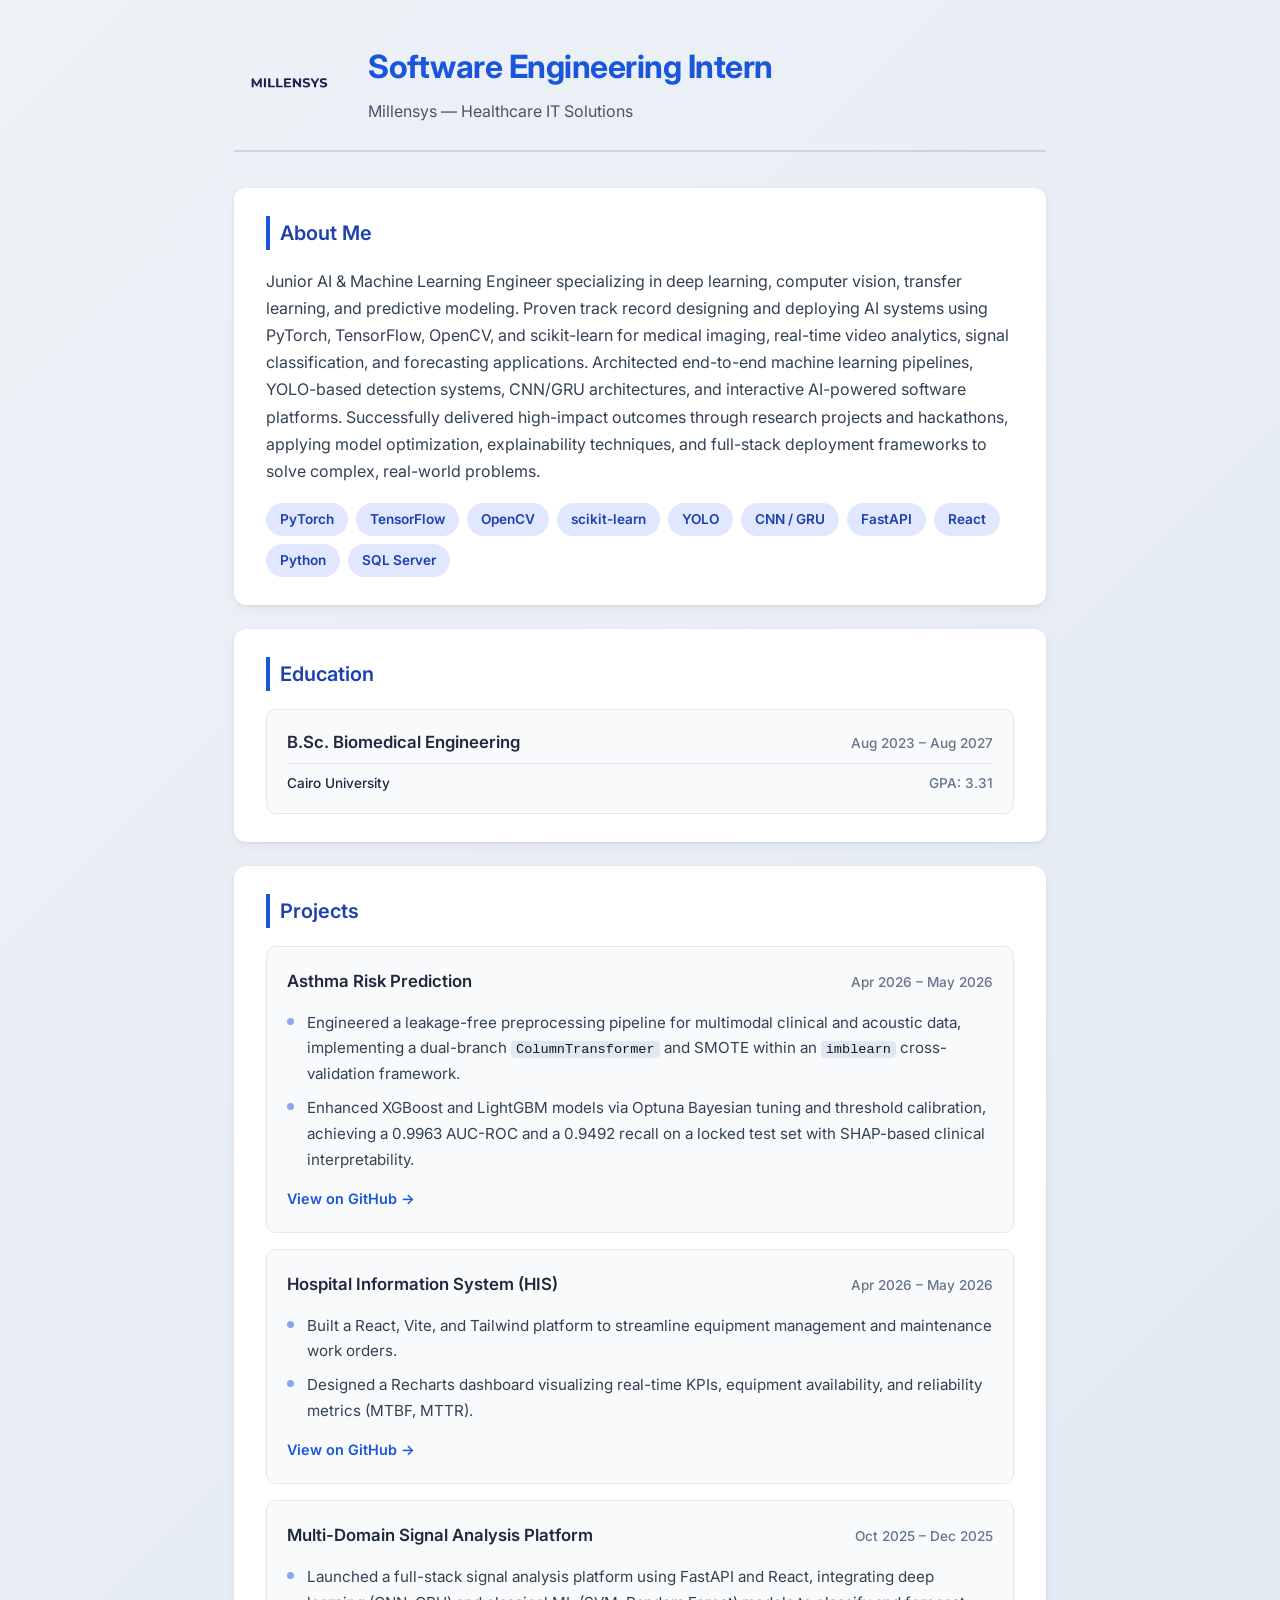
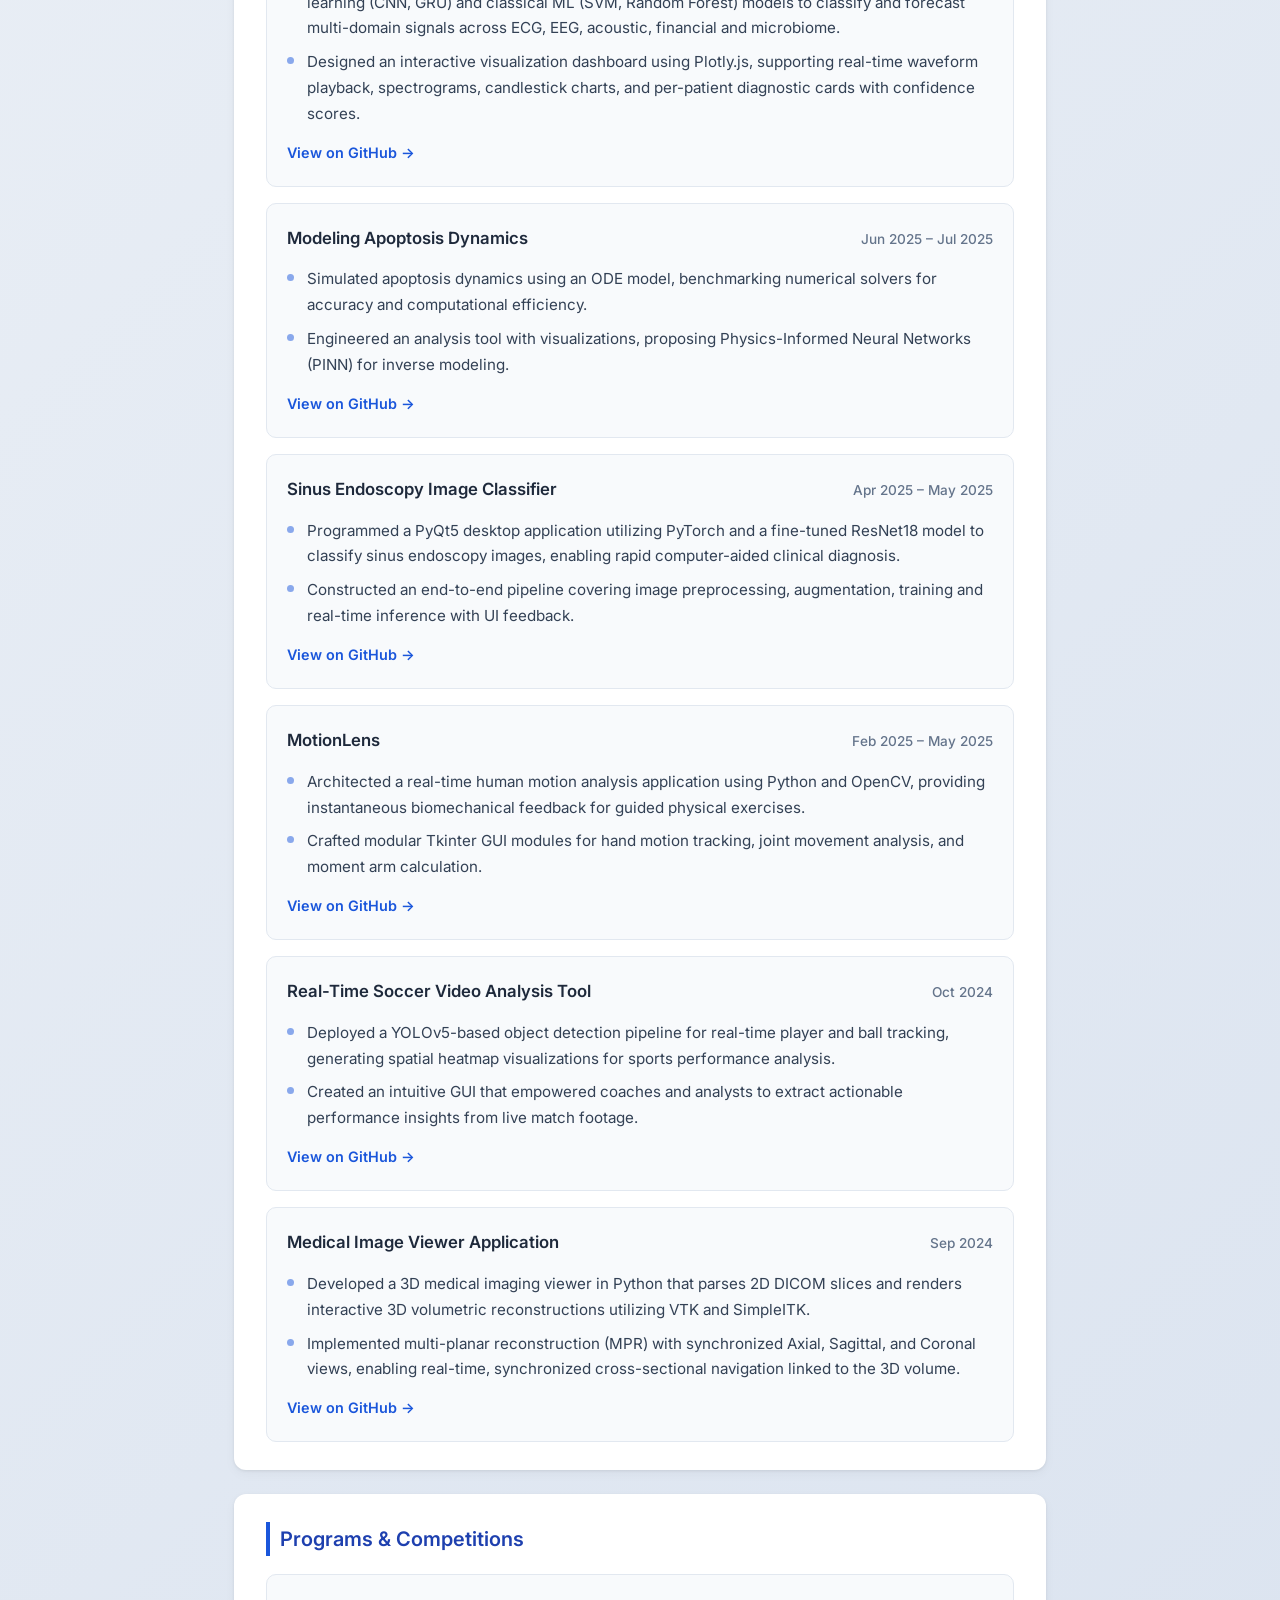
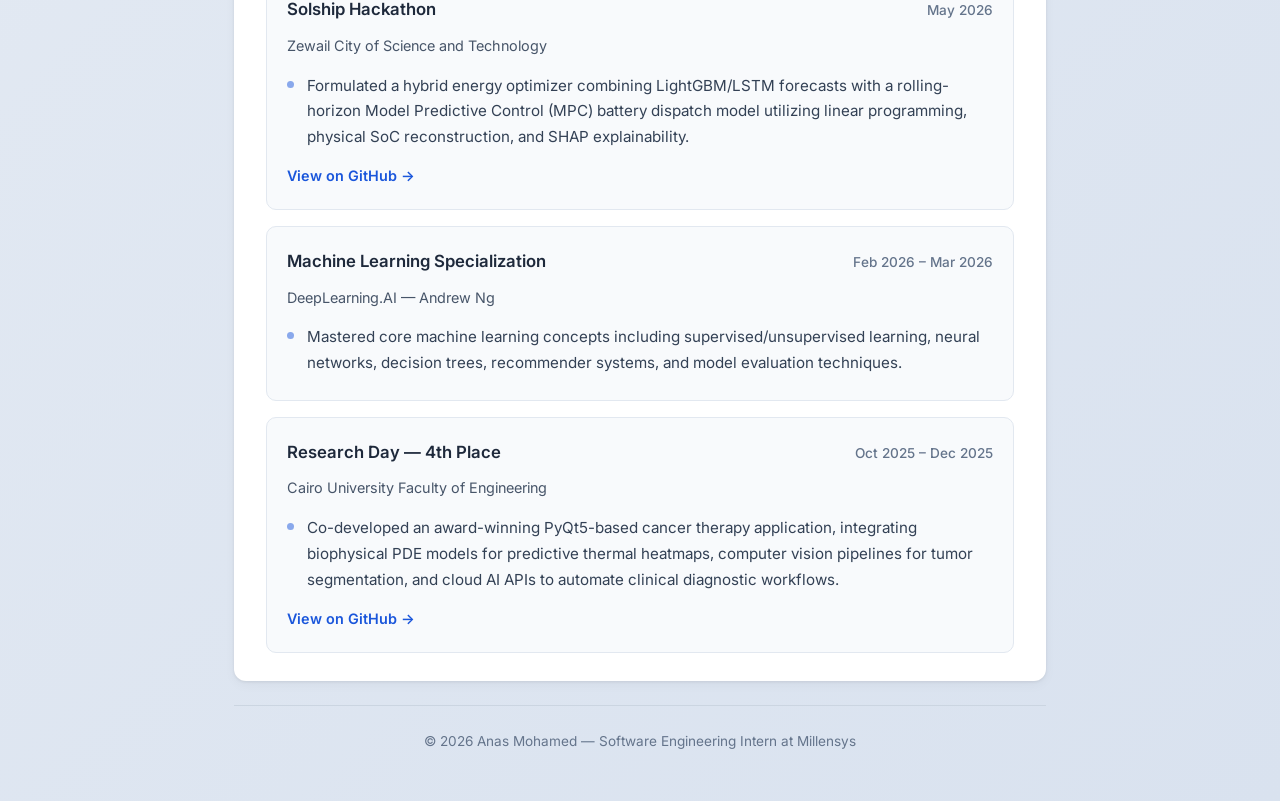
<file: 1st Task/index.html>
<!DOCTYPE html>
<html lang="en">
<head>
    <meta charset="UTF-8">
    <meta name="viewport" content="width=device-width, initial-scale=1.0">
    <title>Anas Mohamed — Millensys Intern</title>
    <link rel="stylesheet" href="style.css">
    <link href="https://fonts.googleapis.com/css2?family=Inter:wght@400;500;600;700&display=swap" rel="stylesheet">
</head>
<body>
    <header>
        <img src="image.png" alt="Millensys logo" class="logo">
        <div class="header-text">
            <h1 class="main-heading">Software Engineering Intern</h1>
            <p class="sub-heading">Millensys &mdash; Healthcare IT Solutions</p>
        </div>
    </header>

    <section class="card">
        <h2>About Me</h2>
        <p class="about-text">Junior AI &amp; Machine Learning Engineer specializing in deep learning, computer vision, transfer learning, and predictive modeling. Proven track record designing and deploying AI systems using PyTorch, TensorFlow, OpenCV, and scikit-learn for medical imaging, real-time video analytics, signal classification, and forecasting applications. Architected end-to-end machine learning pipelines, YOLO-based detection systems, CNN/GRU architectures, and interactive AI-powered software platforms. Successfully delivered high-impact outcomes through research projects and hackathons, applying model optimization, explainability techniques, and full-stack deployment frameworks to solve complex, real-world problems.</p>

        <div class="skill-tags">
            <span class="tag">PyTorch</span>
            <span class="tag">TensorFlow</span>
            <span class="tag">OpenCV</span>
            <span class="tag">scikit-learn</span>
            <span class="tag">YOLO</span>
            <span class="tag">CNN / GRU</span>
            <span class="tag">FastAPI</span>
            <span class="tag">React</span>
            <span class="tag">Python</span>
            <span class="tag">SQL Server</span>
        </div>
    </section>

    <section class="card">
        <h2>Education</h2>
        <div class="edu-item">
            <div class="edu-header">
                <span class="edu-degree">B.Sc. Biomedical Engineering</span>
                <span class="edu-date">Aug 2023 &ndash; Aug 2027</span>
            </div>
            <div class="edu-footer">
                <span class="edu-uni">Cairo University</span>
                <span class="edu-gpa">GPA: 3.31</span>
            </div>
        </div>
    </section>

    <section class="card">
        <h2>Projects</h2>

        <div class="project">
            <div class="project-header">
                <span class="project-title">Asthma Risk Prediction</span>
                <span class="project-date">Apr 2026 &ndash; May 2026</span>
            </div>
            <ul>
                <li>Engineered a leakage-free preprocessing pipeline for multimodal clinical and acoustic data, implementing a dual-branch <code>ColumnTransformer</code> and SMOTE within an <code>imblearn</code> cross-validation framework.</li>
                <li>Enhanced XGBoost and LightGBM models via Optuna Bayesian tuning and threshold calibration, achieving a 0.9963 AUC-ROC and a 0.9492 recall on a locked test set with SHAP-based clinical interpretability.</li>
            </ul>
            <a href="https://github.com/Anas-Mohamed-Abdelghany/Asthma_Detection" class="project-link" target="_blank">View on GitHub &rarr;</a>
        </div>

        <div class="project">
            <div class="project-header">
                <span class="project-title">Hospital Information System (HIS)</span>
                <span class="project-date">Apr 2026 &ndash; May 2026</span>
            </div>
            <ul>
                <li>Built a React, Vite, and Tailwind platform to streamline equipment management and maintenance work orders.</li>
                <li>Designed a Recharts dashboard visualizing real-time KPIs, equipment availability, and reliability metrics (MTBF, MTTR).</li>
            </ul>
            <a href="https://github.com/Anas-Mohamed-Abdelghany/Clinical-HIS" class="project-link" target="_blank">View on GitHub &rarr;</a>
        </div>

        <div class="project">
            <div class="project-header">
                <span class="project-title">Multi-Domain Signal Analysis Platform</span>
                <span class="project-date">Oct 2025 &ndash; Dec 2025</span>
            </div>
            <ul>
                <li>Launched a full-stack signal analysis platform using FastAPI and React, integrating deep learning (CNN, GRU) and classical ML (SVM, Random Forest) models to classify and forecast multi-domain signals across ECG, EEG, acoustic, financial and microbiome.</li>
                <li>Designed an interactive visualization dashboard using Plotly.js, supporting real-time waveform playback, spectrograms, candlestick charts, and per-patient diagnostic cards with confidence scores.</li>
            </ul>
            <a href="https://github.com/Anas-Mohamed-Abdelghany/Biosignal-Viewer" class="project-link" target="_blank">View on GitHub &rarr;</a>
        </div>

        <div class="project">
            <div class="project-header">
                <span class="project-title">Modeling Apoptosis Dynamics</span>
                <span class="project-date">Jun 2025 &ndash; Jul 2025</span>
            </div>
            <ul>
                <li>Simulated apoptosis dynamics using an ODE model, benchmarking numerical solvers for accuracy and computational efficiency.</li>
                <li>Engineered an analysis tool with visualizations, proposing Physics-Informed Neural Networks (PINN) for inverse modeling.</li>
            </ul>
            <a href="https://github.com/Anas-Mohamed-Abdelghany/Simulating-Apoptosis-Dynamics" class="project-link" target="_blank">View on GitHub &rarr;</a>
        </div>

        <div class="project">
            <div class="project-header">
                <span class="project-title">Sinus Endoscopy Image Classifier</span>
                <span class="project-date">Apr 2025 &ndash; May 2025</span>
            </div>
            <ul>
                <li>Programmed a PyQt5 desktop application utilizing PyTorch and a fine-tuned ResNet18 model to classify sinus endoscopy images, enabling rapid computer-aided clinical diagnosis.</li>
                <li>Constructed an end-to-end pipeline covering image preprocessing, augmentation, training and real-time inference with UI feedback.</li>
            </ul>
            <a href="https://github.com/Anas-Mohamed-Abdelghany/Sinus-Endoscopy_Classifier" class="project-link" target="_blank">View on GitHub &rarr;</a>
        </div>

        <div class="project">
            <div class="project-header">
                <span class="project-title">MotionLens</span>
                <span class="project-date">Feb 2025 &ndash; May 2025</span>
            </div>
            <ul>
                <li>Architected a real-time human motion analysis application using Python and OpenCV, providing instantaneous biomechanical feedback for guided physical exercises.</li>
                <li>Crafted modular Tkinter GUI modules for hand motion tracking, joint movement analysis, and moment arm calculation.</li>
            </ul>
            <a href="https://github.com/Anas-Mohamed-Abdelghany/MotionLens" class="project-link" target="_blank">View on GitHub &rarr;</a>
        </div>

        <div class="project">
            <div class="project-header">
                <span class="project-title">Real-Time Soccer Video Analysis Tool</span>
                <span class="project-date">Oct 2024</span>
            </div>
            <ul>
                <li>Deployed a YOLOv5-based object detection pipeline for real-time player and ball tracking, generating spatial heatmap visualizations for sports performance analysis.</li>
                <li>Created an intuitive GUI that empowered coaches and analysts to extract actionable performance insights from live match footage.</li>
            </ul>
            <a href="https://github.com/Anas-Mohamed-Abdelghany/Soccer_Video_Analysis" class="project-link" target="_blank">View on GitHub &rarr;</a>
        </div>

        <div class="project">
            <div class="project-header">
                <span class="project-title">Medical Image Viewer Application</span>
                <span class="project-date">Sep 2024</span>
            </div>
            <ul>
                <li>Developed a 3D medical imaging viewer in Python that parses 2D DICOM slices and renders interactive 3D volumetric reconstructions utilizing VTK and SimpleITK.</li>
                <li>Implemented multi-planar reconstruction (MPR) with synchronized Axial, Sagittal, and Coronal views, enabling real-time, synchronized cross-sectional navigation linked to the 3D volume.</li>
            </ul>
            <a href="https://github.com/Anas-Mohamed-Abdelghany/Medical_image_viewr" class="project-link" target="_blank">View on GitHub &rarr;</a>
        </div>
    </section>

    <section class="card">
        <h2>Programs &amp; Competitions</h2>

        <div class="project">
            <div class="project-header">
                <span class="project-title">Solship Hackathon</span>
                <span class="project-date">May 2026</span>
            </div>
            <div class="project-meta">Zewail City of Science and Technology</div>
            <ul>
                <li>Formulated a hybrid energy optimizer combining LightGBM/LSTM forecasts with a rolling-horizon Model Predictive Control (MPC) battery dispatch model utilizing linear programming, physical SoC reconstruction, and SHAP explainability.</li>
            </ul>
            <a href="https://github.com/Anas-Mohamed-Abdelghany/Enerlytics-Nexus" class="project-link" target="_blank">View on GitHub &rarr;</a>
        </div>

        <div class="project">
            <div class="project-header">
                <span class="project-title">Machine Learning Specialization</span>
                <span class="project-date">Feb 2026 &ndash; Mar 2026</span>
            </div>
            <div class="project-meta">DeepLearning.AI &mdash; Andrew Ng</div>
            <ul>
                <li>Mastered core machine learning concepts including supervised/unsupervised learning, neural networks, decision trees, recommender systems, and model evaluation techniques.</li>
            </ul>
        </div>

        <div class="project">
            <div class="project-header">
                <span class="project-title">Research Day &mdash; 4th Place</span>
                <span class="project-date">Oct 2025 &ndash; Dec 2025</span>
            </div>
            <div class="project-meta">Cairo University Faculty of Engineering</div>
            <ul>
                <li>Co-developed an award-winning PyQt5-based cancer therapy application, integrating biophysical PDE models for predictive thermal heatmaps, computer vision pipelines for tumor segmentation, and cloud AI APIs to automate clinical diagnostic workflows.</li>
            </ul>
            <a href="https://github.com/Anas-Mohamed-Abdelghany/OncoSim" class="project-link" target="_blank">View on GitHub &rarr;</a>
        </div>
    </section>

    <footer>
        <p>&copy; 2026 Anas Mohamed &mdash; Software Engineering Intern at Millensys</p>
    </footer>
</body>
</html>
</file>
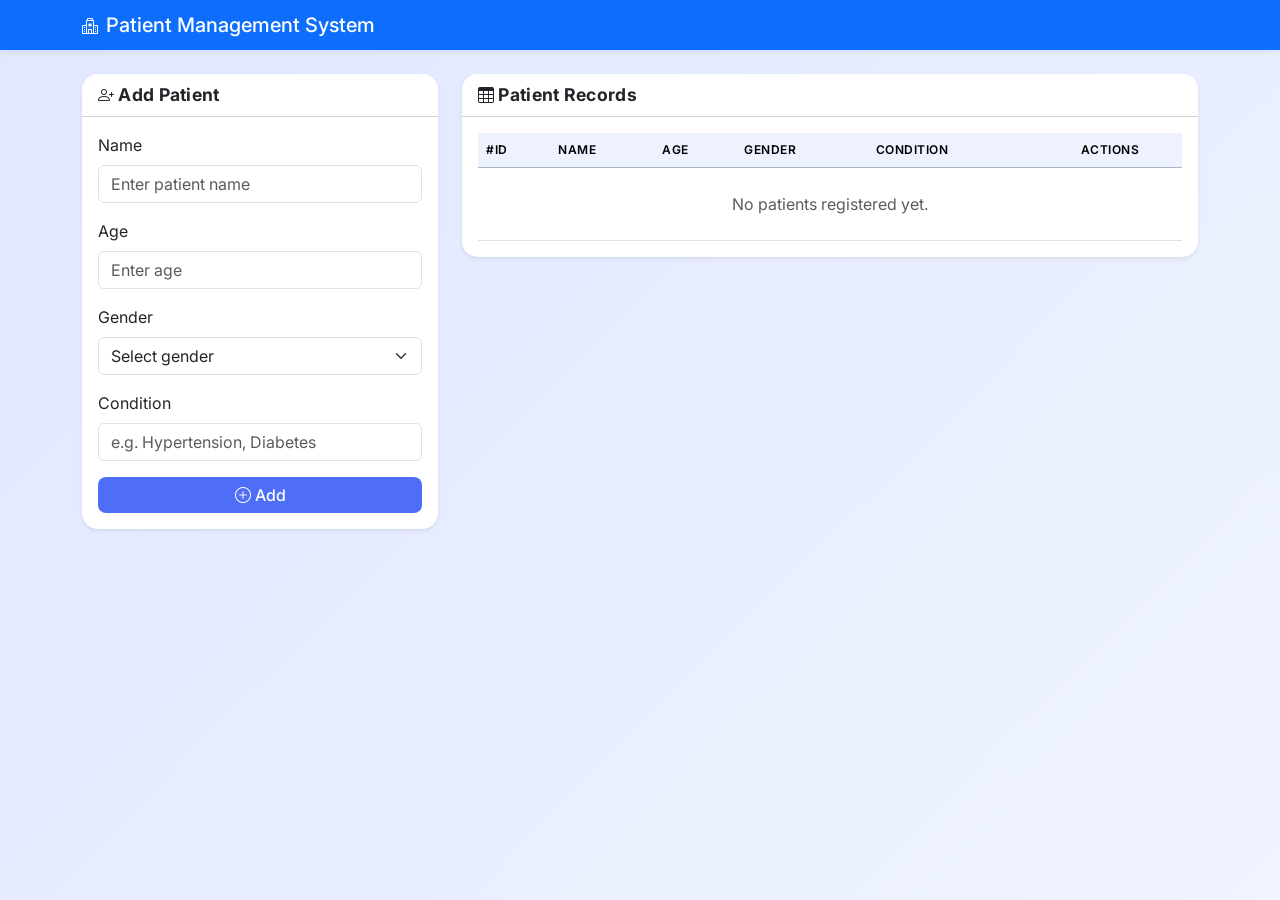
<file: 2nd Task/index.html>
<!DOCTYPE html>
<html lang="en">
<head>
  <meta charset="UTF-8">
  <meta name="viewport" content="width=device-width, initial-scale=1.0">
  <title>Patient Management System</title>
  <link href="https://cdn.jsdelivr.net/npm/bootstrap@5.3.2/dist/css/bootstrap.min.css" rel="stylesheet">
  <link rel="stylesheet" href="https://cdn.jsdelivr.net/npm/bootstrap-icons@1.11.3/font/bootstrap-icons.min.css">
  <link rel="stylesheet" href="style.css">
</head>
<body>

  <nav class="navbar navbar-dark bg-primary shadow-sm">
    <div class="container">
      <span class="navbar-brand mb-0 h1">
        <i class="bi bi-hospital me-2"></i>Patient Management System
      </span>
    </div>
  </nav>

  <div class="container my-4">
    <div class="row g-4">
      <!-- Form Card -->
      <div class="col-lg-4">
        <div class="card shadow-sm border-0">
          <div class="card-header bg-white fw-bold">
            <i class="bi bi-person-plus me-1"></i><span id="formTitle">Add Patient</span>
          </div>
          <div class="card-body">
            <form id="patientForm">
              <input type="hidden" id="editId" value="">
              <div class="mb-3">
                <label for="name" class="form-label">Name</label>
                <input type="text" class="form-control" id="name" placeholder="Enter patient name" required>
              </div>
              <div class="mb-3">
                <label for="age" class="form-label">Age</label>
                <input type="number" class="form-control" id="age" placeholder="Enter age" min="1" required>
              </div>
              <div class="mb-3">
                <label for="gender" class="form-label">Gender</label>
                <select class="form-select" id="gender" required>
                  <option value="" disabled selected>Select gender</option>
                  <option value="Male">Male</option>
                  <option value="Female">Female</option>
                </select>
              </div>
              <div class="mb-3">
                <label for="condition" class="form-label">Condition</label>
                <input type="text" class="form-control" id="condition" placeholder="e.g. Hypertension, Diabetes" minlength="3" required>
              </div>
              <div class="d-flex gap-2">
                <button type="submit" class="btn btn-primary flex-fill" id="addBtn">
                  <i class="bi bi-plus-circle me-1"></i>Add
                </button>
                <button type="button" class="btn btn-warning flex-fill d-none" id="updateBtn">
                  <i class="bi bi-arrow-repeat me-1"></i>Update
                </button>
                <button type="button" class="btn btn-secondary flex-fill d-none" id="cancelBtn">
                  Cancel
                </button>
              </div>
            </form>
          </div>
        </div>
      </div>

      <!-- Table Card -->
      <div class="col-lg-8">
        <div class="card shadow-sm border-0">
          <div class="card-header bg-white fw-bold">
            <i class="bi bi-table me-1"></i>Patient Records
          </div>
          <div class="card-body">
            <div class="table-responsive">
              <table class="table table-hover align-middle mb-0">
                <thead class="table-primary">
                  <tr>
                    <th>#ID</th>
                    <th>Name</th>
                    <th>Age</th>
                    <th>Gender</th>
                    <th>Condition</th>
                    <th class="text-center">Actions</th>
                  </tr>
                </thead>
                <tbody id="patientTableBody">
                  <tr>
                    <td colspan="6" class="text-center text-muted py-4">No patients registered yet.</td>
                  </tr>
                </tbody>
              </table>
            </div>
          </div>
        </div>
      </div>
    </div>
  </div>

  <script src="https://cdn.jsdelivr.net/npm/bootstrap@5.3.2/dist/js/bootstrap.bundle.min.js"></script>
  <script src="script.js"></script>
</body>
</html>
</file>
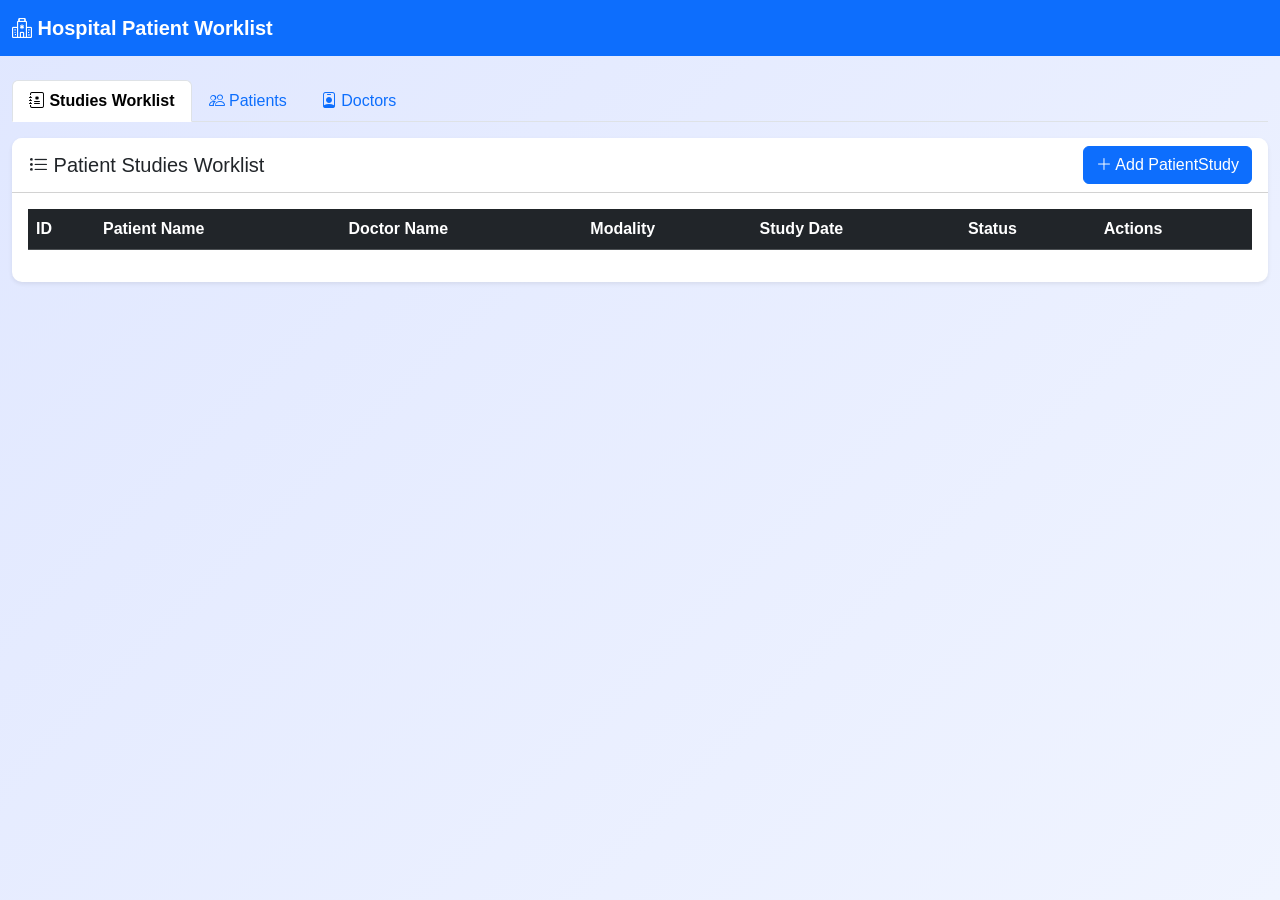
<file: HospitalAPI/wwwroot/index.html>
<!DOCTYPE html>
<html lang="en">
<head>
    <meta charset="UTF-8">
    <meta name="viewport" content="width=device-width, initial-scale=1.0">
    <title>Patient Worklist - Hospital API</title>
    <link href="https://cdn.jsdelivr.net/npm/bootstrap@5.3.2/dist/css/bootstrap.min.css" rel="stylesheet">
    <link href="https://cdn.datatables.net/1.13.7/css/dataTables.bootstrap5.min.css" rel="stylesheet">
    <link href="https://cdn.jsdelivr.net/npm/bootstrap-icons@1.11.3/font/bootstrap-icons.css" rel="stylesheet">
    <link href="style.css" rel="stylesheet">
</head>
<body>
    <nav class="navbar navbar-expand-lg navbar-dark bg-primary">
        <div class="container-fluid">
            <a class="navbar-brand" href="#">
                <i class="bi bi-hospital"></i> Hospital Patient Worklist
            </a>
        </div>
    </nav>

    <div class="container-fluid mt-4">
        <!-- Tabs -->
        <ul class="nav nav-tabs mb-3" id="mainTabs" role="tablist">
            <li class="nav-item" role="presentation">
                <button class="nav-link active" id="studies-tab" data-bs-toggle="tab" data-bs-target="#studies-tab-pane" type="button" role="tab">
                    <i class="bi bi-journal-medical"></i> Studies Worklist
                </button>
            </li>
            <li class="nav-item" role="presentation">
                <button class="nav-link" id="patients-tab" data-bs-toggle="tab" data-bs-target="#patients-tab-pane" type="button" role="tab">
                    <i class="bi bi-people"></i> Patients
                </button>
            </li>
            <li class="nav-item" role="presentation">
                <button class="nav-link" id="doctors-tab" data-bs-toggle="tab" data-bs-target="#doctors-tab-pane" type="button" role="tab">
                    <i class="bi bi-person-badge"></i> Doctors
                </button>
            </li>
        </ul>

        <div class="tab-content" id="mainTabContent">
            <!-- Studies Worklist Tab -->
            <div class="tab-pane fade show active" id="studies-tab-pane" role="tabpanel">
                <div class="card shadow-sm">
                    <div class="card-header d-flex justify-content-between align-items-center bg-white">
                        <h5 class="mb-0"><i class="bi bi-list-task"></i> Patient Studies Worklist</h5>
                        <button class="btn btn-primary" onclick="openStudyModal()">
                            <i class="bi bi-plus-lg"></i> Add PatientStudy
                        </button>
                    </div>
                    <div class="card-body">
                        <table id="studiesTable" class="table table-striped table-hover w-100">
                            <thead class="table-dark">
                                <tr>
                                    <th>ID</th>
                                    <th>Patient Name</th>
                                    <th>Doctor Name</th>
                                    <th>Modality</th>
                                    <th>Study Date</th>
                                    <th>Status</th>
                                    <th>Actions</th>
                                </tr>
                            </thead>
                            <tbody></tbody>
                        </table>
                    </div>
                </div>
            </div>

            <!-- Patients Tab -->
            <div class="tab-pane fade" id="patients-tab-pane" role="tabpanel">
                <div class="card shadow-sm">
                    <div class="card-header d-flex justify-content-between align-items-center bg-white">
                        <h5 class="mb-0"><i class="bi bi-people"></i> Patients</h5>
                        <button class="btn btn-primary" onclick="openPatientModal()">
                            <i class="bi bi-plus-lg"></i> Add Patient
                        </button>
                    </div>
                    <div class="card-body">
                        <table id="patientsTable" class="table table-striped table-hover w-100">
                            <thead class="table-dark">
                                <tr>
                                    <th>ID</th>
                                    <th>First Name</th>
                                    <th>Last Name</th>
                                    <th>Date of Birth</th>
                                    <th>Gender</th>
                                    <th>Phone</th>
                                    <th>Email</th>
                                    <th>MRN</th>
                                    <th>Status</th>
                                    <th>Actions</th>
                                </tr>
                            </thead>
                            <tbody></tbody>
                        </table>
                    </div>
                </div>
            </div>

            <!-- Doctors Tab -->
            <div class="tab-pane fade" id="doctors-tab-pane" role="tabpanel">
                <div class="card shadow-sm">
                    <div class="card-header d-flex justify-content-between align-items-center bg-white">
                        <h5 class="mb-0"><i class="bi bi-person-badge"></i> Doctors</h5>
                        <button class="btn btn-primary" onclick="openDoctorModal()">
                            <i class="bi bi-plus-lg"></i> Add Doctor
                        </button>
                    </div>
                    <div class="card-body">
                        <table id="doctorsTable" class="table table-striped table-hover w-100">
                            <thead class="table-dark">
                                <tr>
                                    <th>ID</th>
                                    <th>First Name</th>
                                    <th>Last Name</th>
                                    <th>Date of Birth</th>
                                    <th>Gender</th>
                                    <th>Phone</th>
                                    <th>Email</th>
                                    <th>Specialty</th>
                                    <th>Actions</th>
                                </tr>
                            </thead>
                            <tbody></tbody>
                        </table>
                    </div>
                </div>
            </div>
        </div>
    </div>

    <!-- Study Modal -->
    <div class="modal fade" id="studyModal" tabindex="-1">
        <div class="modal-dialog">
            <div class="modal-content">
                <div class="modal-header bg-primary text-white">
                    <h5 class="modal-title" id="studyModalTitle">Add PatientStudy</h5>
                    <button type="button" class="btn-close btn-close-white" data-bs-dismiss="modal"></button>
                </div>
                <form id="studyForm" onsubmit="saveStudy(event)">
                    <div class="modal-body">
                        <input type="hidden" id="studyId">
                        <div class="mb-3">
                            <label for="studyPatientId" class="form-label">Patient</label>
                            <select class="form-select" id="studyPatientId" required>
                                <option value="">Select Patient</option>
                            </select>
                        </div>
                        <div class="mb-3">
                            <label for="studyDoctorId" class="form-label">Doctor</label>
                            <select class="form-select" id="studyDoctorId" required>
                                <option value="">Select Doctor</option>
                            </select>
                        </div>
                        <div class="mb-3">
                            <label for="studyModality" class="form-label">Modality</label>
                            <input type="text" class="form-control" id="studyModality" required maxlength="50">
                        </div>
                        <div class="mb-3">
                            <label for="studyDate" class="form-label">Study Date</label>
                            <input type="date" class="form-control" id="studyDate" required>
                        </div>
                        <div class="mb-3">
                            <label for="studyStatus" class="form-label">Status</label>
                            <select class="form-select" id="studyStatus">
                                <option value="Pending">Pending</option>
                                <option value="In Progress">In Progress</option>
                                <option value="Completed">Completed</option>
                                <option value="Cancelled">Cancelled</option>
                            </select>
                        </div>
                    </div>
                    <div class="modal-footer">
                        <button type="button" class="btn btn-secondary" data-bs-dismiss="modal">Cancel</button>
                        <button type="submit" class="btn btn-primary">Save</button>
                    </div>
                </form>
            </div>
        </div>
    </div>

    <!-- Patient Modal -->
    <div class="modal fade" id="patientModal" tabindex="-1">
        <div class="modal-dialog">
            <div class="modal-content">
                <div class="modal-header bg-primary text-white">
                    <h5 class="modal-title" id="patientModalTitle">Add Patient</h5>
                    <button type="button" class="btn-close btn-close-white" data-bs-dismiss="modal"></button>
                </div>
                <form id="patientForm" onsubmit="savePatient(event)">
                    <div class="modal-body">
                        <input type="hidden" id="patientId">
                        <div class="row">
                            <div class="col-md-6 mb-3">
                                <label for="patientFirstName" class="form-label">First Name</label>
                                <input type="text" class="form-control" id="patientFirstName" required maxlength="50">
                            </div>
                            <div class="col-md-6 mb-3">
                                <label for="patientLastName" class="form-label">Last Name</label>
                                <input type="text" class="form-control" id="patientLastName" required maxlength="50">
                            </div>
                        </div>
                        <div class="mb-3">
                            <label for="patientDOB" class="form-label">Date of Birth</label>
                            <input type="date" class="form-control" id="patientDOB" required>
                        </div>
                        <div class="row">
                            <div class="col-md-6 mb-3">
                                <label for="patientGender" class="form-label">Gender</label>
                                <select class="form-select" id="patientGender">
                                    <option value="">Select</option>
                                    <option value="Male">Male</option>
                                    <option value="Female">Female</option>
                                </select>
                            </div>
                            <div class="col-md-6 mb-3">
                                <label for="patientPhone" class="form-label">Phone</label>
                                <input type="text" class="form-control" id="patientPhone" maxlength="20">
                            </div>
                        </div>
                        <div class="mb-3">
                            <label for="patientEmail" class="form-label">Email</label>
                            <input type="email" class="form-control" id="patientEmail" maxlength="100">
                        </div>
                        <div class="row">
                            <div class="col-md-6 mb-3">
                                <label for="patientMRN" class="form-label">MRN</label>
                                <input type="text" class="form-control" id="patientMRN" required maxlength="50">
                            </div>
                            <div class="col-md-6 mb-3">
                                <label for="patientStatus" class="form-label">Status</label>
                                <select class="form-select" id="patientStatus">
                                    <option value="Active">Active</option>
                                    <option value="Inactive">Inactive</option>
                                    <option value="Discharged">Discharged</option>
                                </select>
                            </div>
                        </div>
                    </div>
                    <div class="modal-footer">
                        <button type="button" class="btn btn-secondary" data-bs-dismiss="modal">Cancel</button>
                        <button type="submit" class="btn btn-primary">Save</button>
                    </div>
                </form>
            </div>
        </div>
    </div>

    <!-- Doctor Modal -->
    <div class="modal fade" id="doctorModal" tabindex="-1">
        <div class="modal-dialog">
            <div class="modal-content">
                <div class="modal-header bg-primary text-white">
                    <h5 class="modal-title" id="doctorModalTitle">Add Doctor</h5>
                    <button type="button" class="btn-close btn-close-white" data-bs-dismiss="modal"></button>
                </div>
                <form id="doctorForm" onsubmit="saveDoctor(event)">
                    <div class="modal-body">
                        <input type="hidden" id="doctorId">
                        <div class="row">
                            <div class="col-md-6 mb-3">
                                <label for="doctorFirstName" class="form-label">First Name</label>
                                <input type="text" class="form-control" id="doctorFirstName" required maxlength="50">
                            </div>
                            <div class="col-md-6 mb-3">
                                <label for="doctorLastName" class="form-label">Last Name</label>
                                <input type="text" class="form-control" id="doctorLastName" required maxlength="50">
                            </div>
                        </div>
                        <div class="mb-3">
                            <label for="doctorDOB" class="form-label">Date of Birth</label>
                            <input type="date" class="form-control" id="doctorDOB" required>
                        </div>
                        <div class="row">
                            <div class="col-md-6 mb-3">
                                <label for="doctorGender" class="form-label">Gender</label>
                                <select class="form-select" id="doctorGender">
                                    <option value="">Select</option>
                                    <option value="Male">Male</option>
                                    <option value="Female">Female</option>
                                </select>
                            </div>
                            <div class="col-md-6 mb-3">
                                <label for="doctorPhone" class="form-label">Phone</label>
                                <input type="text" class="form-control" id="doctorPhone" maxlength="20">
                            </div>
                        </div>
                        <div class="mb-3">
                            <label for="doctorEmail" class="form-label">Email</label>
                            <input type="email" class="form-control" id="doctorEmail" maxlength="100">
                        </div>
                        <div class="mb-3">
                            <label for="doctorSpecialty" class="form-label">Specialty</label>
                            <input type="text" class="form-control" id="doctorSpecialty" required maxlength="100">
                        </div>
                    </div>
                    <div class="modal-footer">
                        <button type="button" class="btn btn-secondary" data-bs-dismiss="modal">Cancel</button>
                        <button type="submit" class="btn btn-primary">Save</button>
                    </div>
                </form>
            </div>
        </div>
    </div>

    <script src="https://code.jquery.com/jquery-3.7.1.min.js"></script>
    <script src="https://cdn.jsdelivr.net/npm/bootstrap@5.3.2/dist/js/bootstrap.bundle.min.js"></script>
    <script src="https://cdn.datatables.net/1.13.7/js/jquery.dataTables.min.js"></script>
    <script src="https://cdn.datatables.net/1.13.7/js/dataTables.bootstrap5.min.js"></script>
    <script src="script.js"></script>
</body>
</html>
</file>
<file: 1st Task/style.css>
* {
    margin: 0;
    padding: 0;
    box-sizing: border-box;
}

body {
    background: linear-gradient(135deg, #eef2f7 0%, #d9e2ef 100%);
    font-family: 'Inter', 'Segoe UI', Tahoma, Geneva, Verdana, sans-serif;
    max-width: 860px;
    margin: 0 auto;
    padding: 40px 24px;
    line-height: 1.7;
    color: #1a202c;
    min-height: 100vh;
}

/* ---- Header ---- */

header {
    display: flex;
    align-items: center;
    gap: 24px;
    margin-bottom: 36px;
    padding-bottom: 24px;
    border-bottom: 2px solid #cbd5e1;
}

.logo {
    width: 110px;
    transition: transform 0.2s;
}

.logo:hover {
    transform: scale(1.08);
}

.header-text {
    flex: 1;
}

.main-heading {
    color: #1a56db;
    font-size: 2rem;
    font-weight: 700;
    margin: 0;
    letter-spacing: -0.5px;
}

.sub-heading {
    color: #475569;
    font-size: 1rem;
    font-weight: 400;
    margin-top: 4px;
}

/* ---- Cards ---- */

.card {
    background: #ffffff;
    border-radius: 12px;
    padding: 28px 32px;
    margin-bottom: 24px;
    box-shadow: 0 1px 3px rgba(0, 0, 0, 0.08), 0 4px 12px rgba(0, 0, 0, 0.04);
    transition: box-shadow 0.25s, transform 0.25s;
}

.card:hover {
    box-shadow: 0 4px 16px rgba(0, 0, 0, 0.12), 0 8px 24px rgba(0, 0, 0, 0.06);
    transform: translateY(-2px);
}

.card h2 {
    font-size: 1.25rem;
    font-weight: 600;
    color: #1e40af;
    margin-bottom: 18px;
    padding-left: 10px;
    border-left: 4px solid #1a56db;
}

/* ---- About ---- */

.about-text {
    font-size: 1rem;
    color: #334155;
    margin-bottom: 18px;
}

.skill-tags {
    display: flex;
    flex-wrap: wrap;
    gap: 8px;
}

.tag {
    display: inline-block;
    background: #e0e7ff;
    color: #1e40af;
    font-weight: 600;
    font-size: 0.85rem;
    padding: 5px 14px;
    border-radius: 20px;
    transition: background 0.2s, transform 0.2s;
}

.tag:hover {
    background: #1a56db;
    color: #fff;
    transform: translateY(-1px);
}

/* ---- Education ---- */

.edu-item {
    background: #f8fafc;
    border-radius: 10px;
    padding: 18px 20px;
    border: 1px solid #e2e8f0;
}

.edu-header {
    display: flex;
    justify-content: space-between;
    align-items: baseline;
    flex-wrap: wrap;
    gap: 8px;
}

.edu-degree {
    font-weight: 600;
    font-size: 1.05rem;
    color: #1e293b;
}

.edu-uni {
    font-weight: 500;
    font-size: 0.85rem;
    color: #1e293b;
}

.edu-date {
    font-size: 0.85rem;
    color: #64748b;
    font-weight: 500;
}

.edu-gpa {
    font-size: 0.85rem;
    color: #64748b;
    font-weight: 500;
}

.edu-footer {
    display: flex;
    justify-content: space-between;
    align-items: baseline;
    flex-wrap: wrap;
    gap: 8px;
    margin-top: 6px;
    padding-top: 8px;
    border-top: 1px solid #e2e8f0;
}

.edu-meta {
    font-size: 0.9rem;
    color: #475569;
    margin-top: 4px;
}

/* ---- Projects ---- */

.project {
    background: #f8fafc;
    border-radius: 10px;
    padding: 20px;
    border: 1px solid #e2e8f0;
    margin-bottom: 16px;
    transition: border-color 0.2s;
}

.project:last-child {
    margin-bottom: 0;
}

.project:hover {
    border-color: #a5b4fc;
}

.project-header {
    display: flex;
    justify-content: space-between;
    align-items: baseline;
    flex-wrap: wrap;
    gap: 8px;
    margin-bottom: 10px;
}

.project-title {
    font-weight: 600;
    font-size: 1.05rem;
    color: #1e293b;
}

.project-date {
    font-size: 0.85rem;
    color: #64748b;
    font-weight: 500;
}

.project-meta {
    font-size: 0.9rem;
    color: #475569;
    margin-bottom: 10px;
}

.project ul {
    list-style: none;
    padding: 0;
}

.project ul li {
    padding: 4px 0 4px 20px;
    position: relative;
    font-size: 0.95rem;
    color: #334155;
}

.project ul li::before {
    content: "";
    position: absolute;
    left: 0;
    top: 12px;
    width: 7px;
    height: 7px;
    background: #1a56db;
    border-radius: 50%;
    opacity: 0.5;
}

.project-link {
    display: inline-block;
    margin-top: 10px;
    font-size: 0.9rem;
    font-weight: 600;
    color: #1a56db;
    text-decoration: none;
    transition: color 0.2s;
}

.project-link:hover {
    color: #1e40af;
    text-decoration: underline;
}

code {
    background: #e2e8f0;
    padding: 1px 5px;
    border-radius: 4px;
    font-size: 0.85rem;
    color: #0f172a;
}

/* ---- Footer ---- */

footer {
    text-align: center;
    color: #64748b;
    font-size: 0.85rem;
    padding: 24px 0 8px;
    border-top: 1px solid #cbd5e1;
    margin-top: 12px;
}

/* ---- Responsive ---- */

@media (max-width: 600px) {
    header {
        flex-direction: column;
        text-align: center;
    }

    .main-heading {
        font-size: 1.5rem;
    }

    .edu-header,
    .project-header {
        flex-direction: column;
    }
}
</file>
<file: 2nd Task/style.css>
@import url('https://fonts.googleapis.com/css2?family=Inter:opsz@14..32&display=swap');

body {
  background: linear-gradient(135deg, #e0e7ff 0%, #f0f4ff 100%);
  font-family: 'Inter', sans-serif;
  min-height: 100vh;
}

.navbar {
  backdrop-filter: blur(8px);
}

.card {
  border-radius: 16px;
  transition: transform 0.2s ease, box-shadow 0.2s ease;
}

.card:hover {
  transform: translateY(-2px);
  box-shadow: 0 12px 24px rgba(0, 0, 0, 0.08) !important;
}

.card-header {
  border-radius: 16px 16px 0 0 !important;
  font-size: 1.1rem;
  letter-spacing: 0.3px;
}

.form-control:focus,
.form-select:focus {
  border-color: #4f6ef7;
  box-shadow: 0 0 0 0.25rem rgba(79, 110, 247, 0.15);
}

.table th {
  font-weight: 600;
  text-transform: uppercase;
  font-size: 0.75rem;
  letter-spacing: 0.5px;
}

.table tbody tr {
  transition: background-color 0.15s ease;
}

.btn {
  border-radius: 8px;
  font-weight: 500;
  transition: all 0.2s ease;
}

.btn-primary {
  background: #4f6ef7;
  border: none;
}

.btn-primary:hover {
  background: #3b5ae0;
  transform: scale(1.02);
}

.btn-warning {
  background: #fbbf24;
  border: none;
  color: #1e293b;
}

.btn-warning:hover {
  background: #f59e0b;
  color: #1e293b;
  transform: scale(1.02);
}

.btn-outline-primary:hover,
.btn-outline-danger:hover {
  transform: scale(1.08);
}

.bi {
  font-size: 1rem;
}

.table-primary {
  --bs-table-bg: #eef2ff;
}

@media (max-width: 768px) {
  .card {
    border-radius: 12px;
  }
}
</file>
<file: HospitalAPI/wwwroot/style.css>
body {
    background: linear-gradient(135deg, #e0e7ff 0%, #f0f4ff 100%);
    font-family: 'Inter', sans-serif;
    min-height: 100vh;
}

.navbar-brand {
    font-weight: 600;
}

.card {
    border: none;
    border-radius: 10px;
}

.card-header {
    border-radius: 10px 10px 0 0 !important;
}

.nav-tabs .nav-link.active {
    font-weight: 600;
}

.dataTable .btn {
    padding: 0.2rem 0.5rem;
    font-size: 0.85rem;
}

.table th {
    white-space: nowrap;
}
</file>
